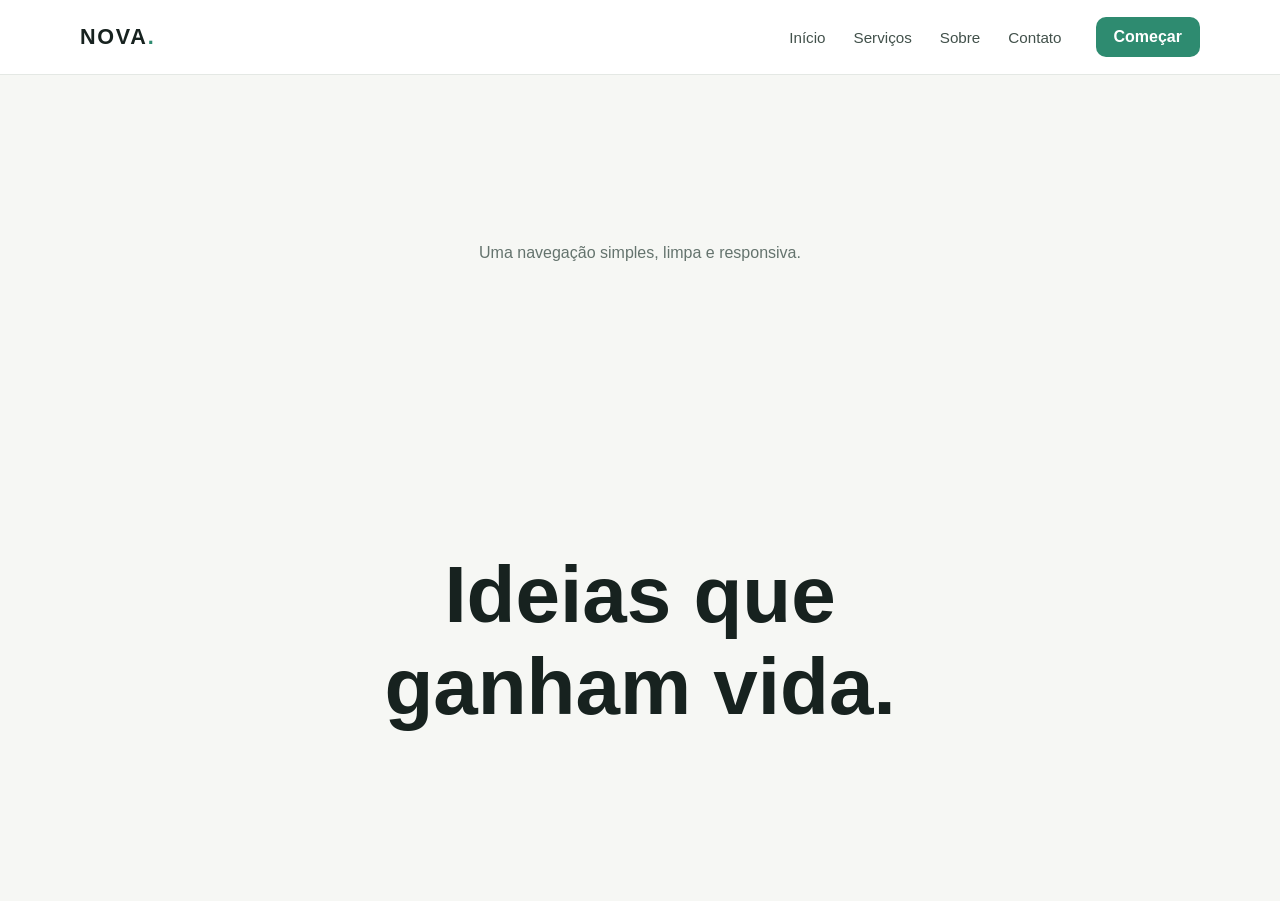
<file: 02-navbar-responsiva/index.html>
<!DOCTYPE html>
<html lang="pt-BR">
<head>
    <meta charset="UTF-8">
    <meta name="viewport" content="width=device-width, initial-scale=1.0">
    <title>Navbar Responsiva</title>
    <link rel="stylesheet" href="style.css">
</head>
<body>
<header class="site-header">
    <nav class="navbar" aria-label="Navegação principal">
        <a class="logo" href="#">NOVA<span>.</span></a>
        <input class="menu-toggle" type="checkbox" id="menu-toggle">
        <label class="hamburger" for="menu-toggle" aria-label="Abrir menu"><span></span><span></span><span></span></label>
        <div class="nav-content">
            <ul class="nav-links">
                <li><a href="#inicio">Início</a></li>
                <li><a href="#servicos">Serviços</a></li>
                <li><a href="#sobre">Sobre</a></li>
                <li><a href="#contato">Contato</a></li>
            </ul>
            <a class="cta" href="#contato">Começar</a>
        </div>
    </nav>
</header>
<main id="inicio" class="hero"><p>Uma navegação simples, limpa e responsiva.</p><h1>Ideias que ganham vida.</h1></main>
</body>
</html>
</file>
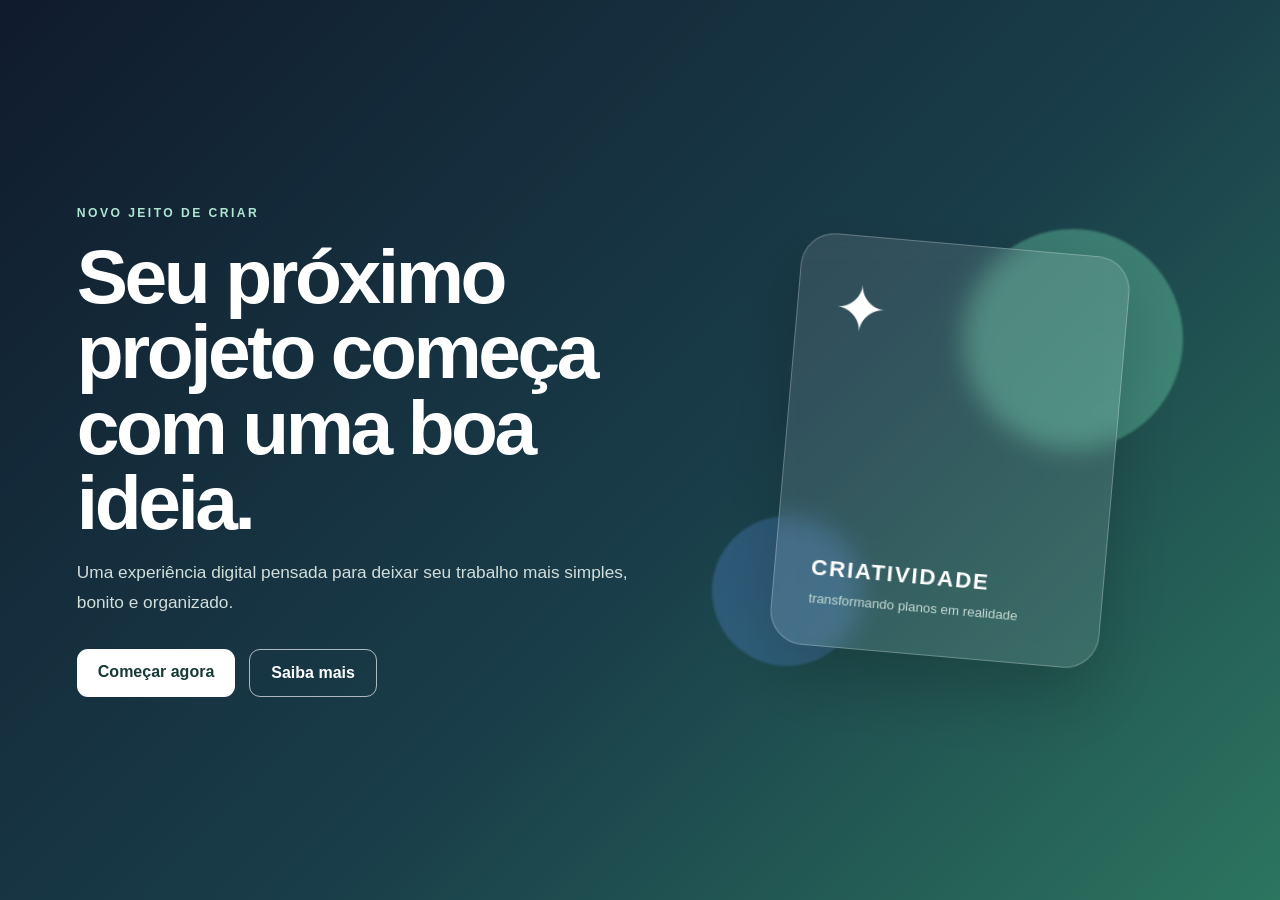
<file: 03-hero-section/index.html>
<!DOCTYPE html>
<html lang="pt-BR">
<head>
<meta charset="UTF-8"><meta name="viewport" content="width=device-width, initial-scale=1.0">
<title>Hero Section</title><link rel="stylesheet" href="style.css">
</head>
<body>
<main class="hero">
    <section class="hero-copy">
        <span class="eyebrow">NOVO JEITO DE CRIAR</span>
        <h1>Seu próximo projeto começa com uma boa ideia.</h1>
        <p>Uma experiência digital pensada para deixar seu trabalho mais simples, bonito e organizado.</p>
        <div class="hero-actions">
            <a class="btn btn-filled" href="#comece">Começar agora</a>
            <a class="btn btn-outline" href="#saiba">Saiba mais</a>
        </div>
    </section>
    <div class="hero-art" aria-label="Ilustração decorativa">
        <div class="orb orb-one"></div><div class="orb orb-two"></div>
        <div class="art-card"><span>✦</span><strong>CRIATIVIDADE</strong><small>transformando planos em realidade</small></div>
    </div>
</main>
</body>
</html>
</file>
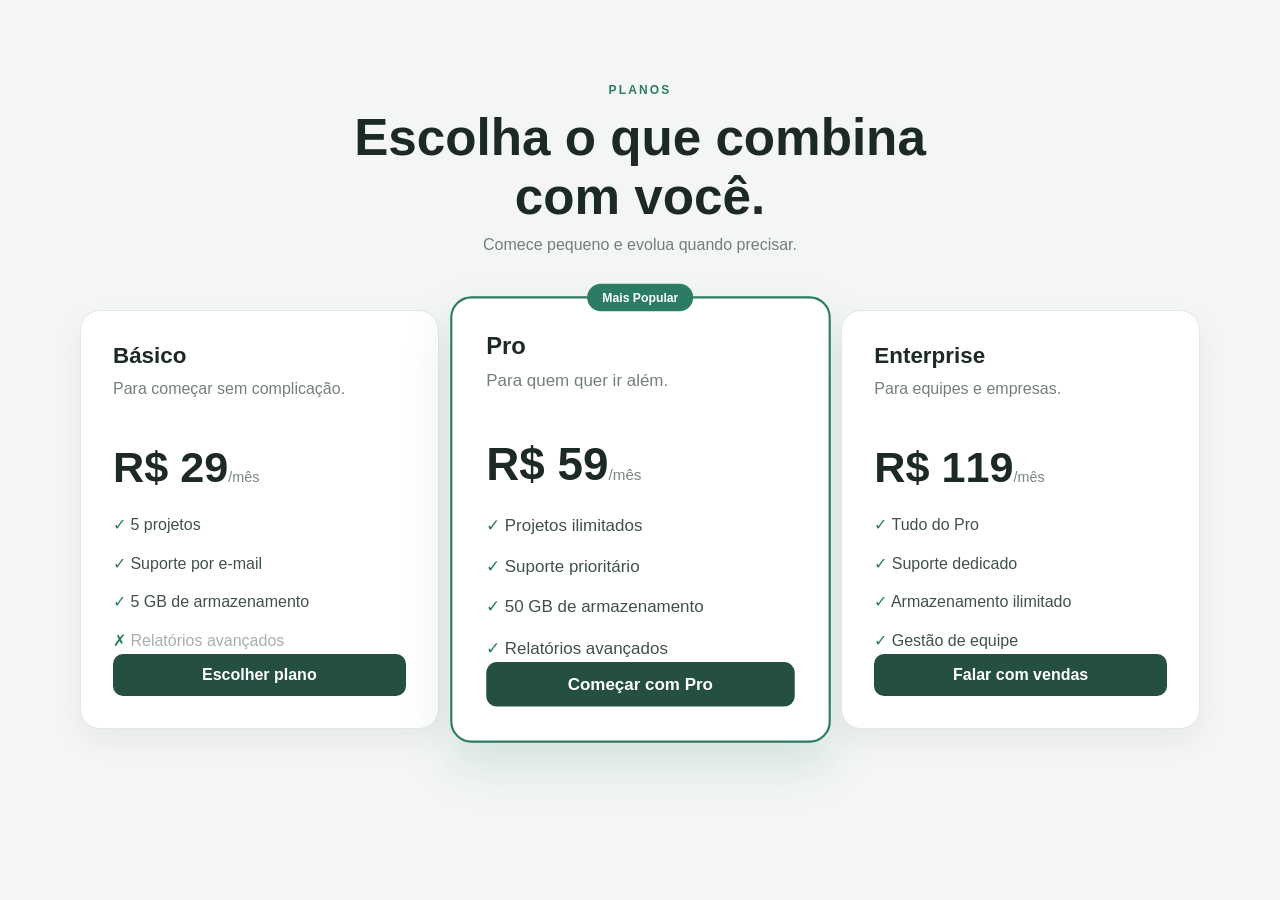
<file: 04-pricing-cards/index.html>
<!DOCTYPE html>
<html lang="pt-BR">
<head><meta charset="UTF-8"><meta name="viewport" content="width=device-width, initial-scale=1.0"><title>Pricing Cards</title><link rel="stylesheet" href="style.css"></head>
<body>
<main class="pricing">
    <header class="section-head"><span>PLANOS</span><h1>Escolha o que combina com você.</h1><p>Comece pequeno e evolua quando precisar.</p></header>
    <section class="plans">
        <article class="plan"><h2>Básico</h2><p class="desc">Para começar sem complicação.</p><p class="price">R$ 29<small>/mês</small></p><ul><li>✓ 5 projetos</li><li>✓ Suporte por e-mail</li><li>✓ 5 GB de armazenamento</li><li class="disabled">✗ Relatórios avançados</li></ul><a href="#">Escolher plano</a></article>
        <article class="plan popular"><span class="popular-badge">Mais Popular</span><h2>Pro</h2><p class="desc">Para quem quer ir além.</p><p class="price">R$ 59<small>/mês</small></p><ul><li>✓ Projetos ilimitados</li><li>✓ Suporte prioritário</li><li>✓ 50 GB de armazenamento</li><li>✓ Relatórios avançados</li></ul><a href="#">Começar com Pro</a></article>
        <article class="plan"><h2>Enterprise</h2><p class="desc">Para equipes e empresas.</p><p class="price">R$ 119<small>/mês</small></p><ul><li>✓ Tudo do Pro</li><li>✓ Suporte dedicado</li><li>✓ Armazenamento ilimitado</li><li>✓ Gestão de equipe</li></ul><a href="#">Falar com vendas</a></article>
    </section>
</main>
</body>
</html>
</file>
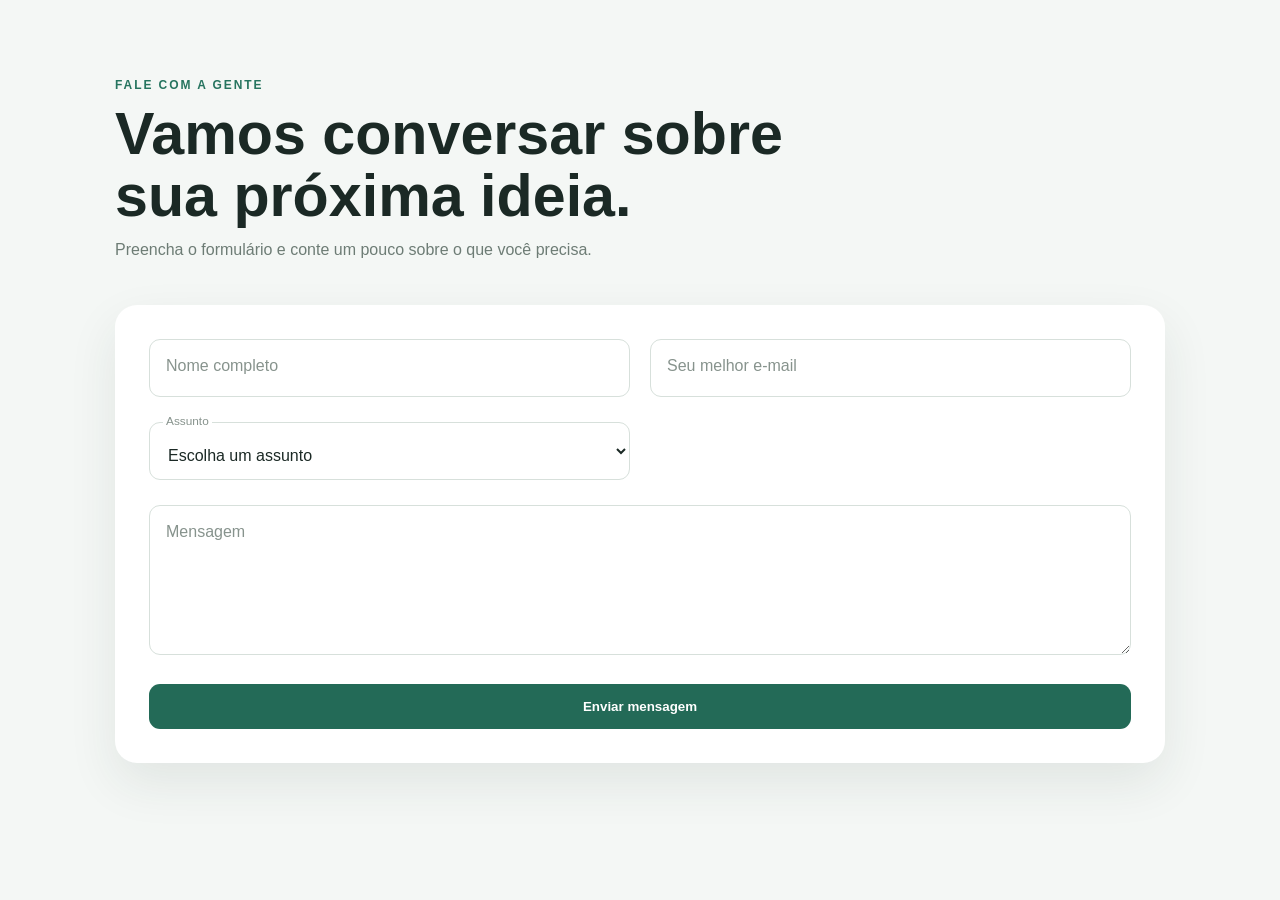
<file: 06-formulario-contato/index.html>
<!DOCTYPE html>
<html lang="pt-BR">
<head><meta charset="UTF-8"><meta name="viewport" content="width=device-width, initial-scale=1.0"><title>Formulário de Contato</title><link rel="stylesheet" href="style.css"></head>
<body>
<main class="contact-page">
<section class="intro"><span>FALE COM A GENTE</span><h1>Vamos conversar sobre sua próxima ideia.</h1><p>Preencha o formulário e conte um pouco sobre o que você precisa.</p></section>
<form class="contact-form" action="#" method="post">
<div class="field"><input id="name" name="name" type="text" placeholder=" " required><label for="name">Nome completo</label></div>
<div class="field"><input id="email" name="email" type="email" placeholder=" " required><label for="email">Seu melhor e-mail</label></div>
<div class="field"><select id="subject" name="subject" required><option value="" disabled selected>Escolha um assunto</option><option>Orçamento</option><option>Parceria</option><option>Suporte</option></select><label class="select-label" for="subject">Assunto</label></div>
<div class="field full"><textarea id="message" name="message" placeholder=" " required></textarea><label for="message">Mensagem</label></div>
<button class="submit full" type="submit">Enviar mensagem</button>
</form>
</main>
</body>
</html>
</file>
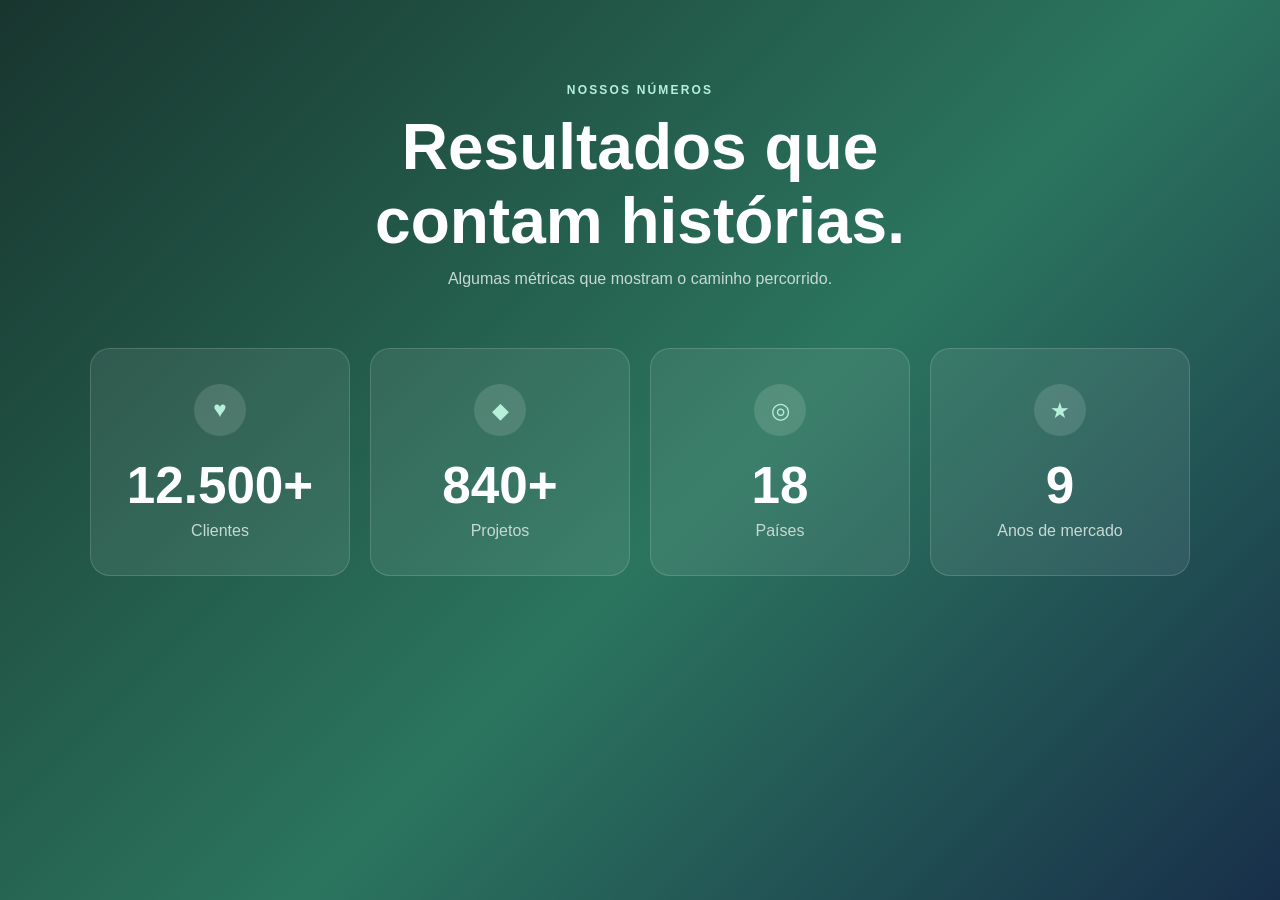
<file: 07-contadores/index.html>
<!DOCTYPE html>
<html lang="pt-BR">
<head><meta charset="UTF-8"><meta name="viewport" content="width=device-width, initial-scale=1.0"><title>Contadores Animados</title><link rel="stylesheet" href="style.css"></head>
<body>
<main class="metrics">
<header><span>NOSSOS NÚMEROS</span><h1>Resultados que contam histórias.</h1><p>Algumas métricas que mostram o caminho percorrido.</p></header>
<section class="stats">
<article class="stat"><div class="icon">♥</div><strong>12.500+</strong><span>Clientes</span></article>
<article class="stat"><div class="icon">◆</div><strong>840+</strong><span>Projetos</span></article>
<article class="stat"><div class="icon">◎</div><strong>18</strong><span>Países</span></article>
<article class="stat"><div class="icon">★</div><strong>9</strong><span>Anos de mercado</span></article>
</section>
</main>
</body>
</html>
</file>
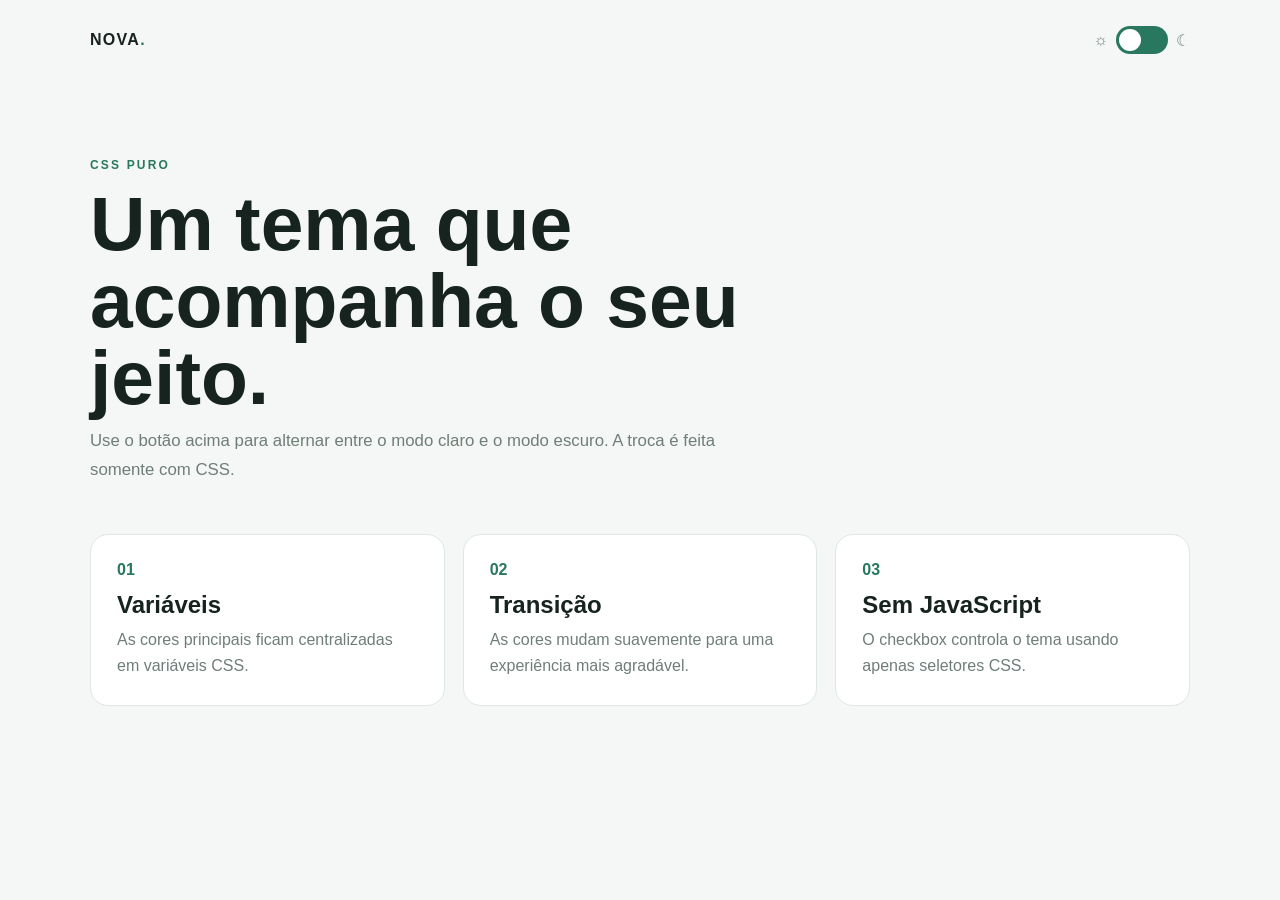
<file: 09-dark-mode/index.html>
<!DOCTYPE html>
<html lang="pt-BR">
<head><meta charset="UTF-8"><meta name="viewport" content="width=device-width, initial-scale=1.0"><title>Dark Mode CSS</title><link rel="stylesheet" href="style.css"></head>
<body>
<input class="theme-toggle" type="checkbox" id="theme-toggle">
<div class="page">
<header class="topbar"><a class="logo" href="#">NOVA<span>.</span></a><label class="switch" for="theme-toggle" aria-label="Alternar tema"><span class="sun">☼</span><span class="track"><span class="thumb"></span></span><span class="moon">☾</span></label></header>
<main class="content">
<span class="eyebrow">CSS PURO</span><h1>Um tema que acompanha o seu jeito.</h1>
<p>Use o botão acima para alternar entre o modo claro e o modo escuro. A troca é feita somente com CSS.</p>
<div class="cards"><article><strong>01</strong><h2>Variáveis</h2><p>As cores principais ficam centralizadas em variáveis CSS.</p></article><article><strong>02</strong><h2>Transição</h2><p>As cores mudam suavemente para uma experiência mais agradável.</p></article><article><strong>03</strong><h2>Sem JavaScript</h2><p>O checkbox controla o tema usando apenas seletores CSS.</p></article></div>
</main>
</div>
</body>
</html>
</file>
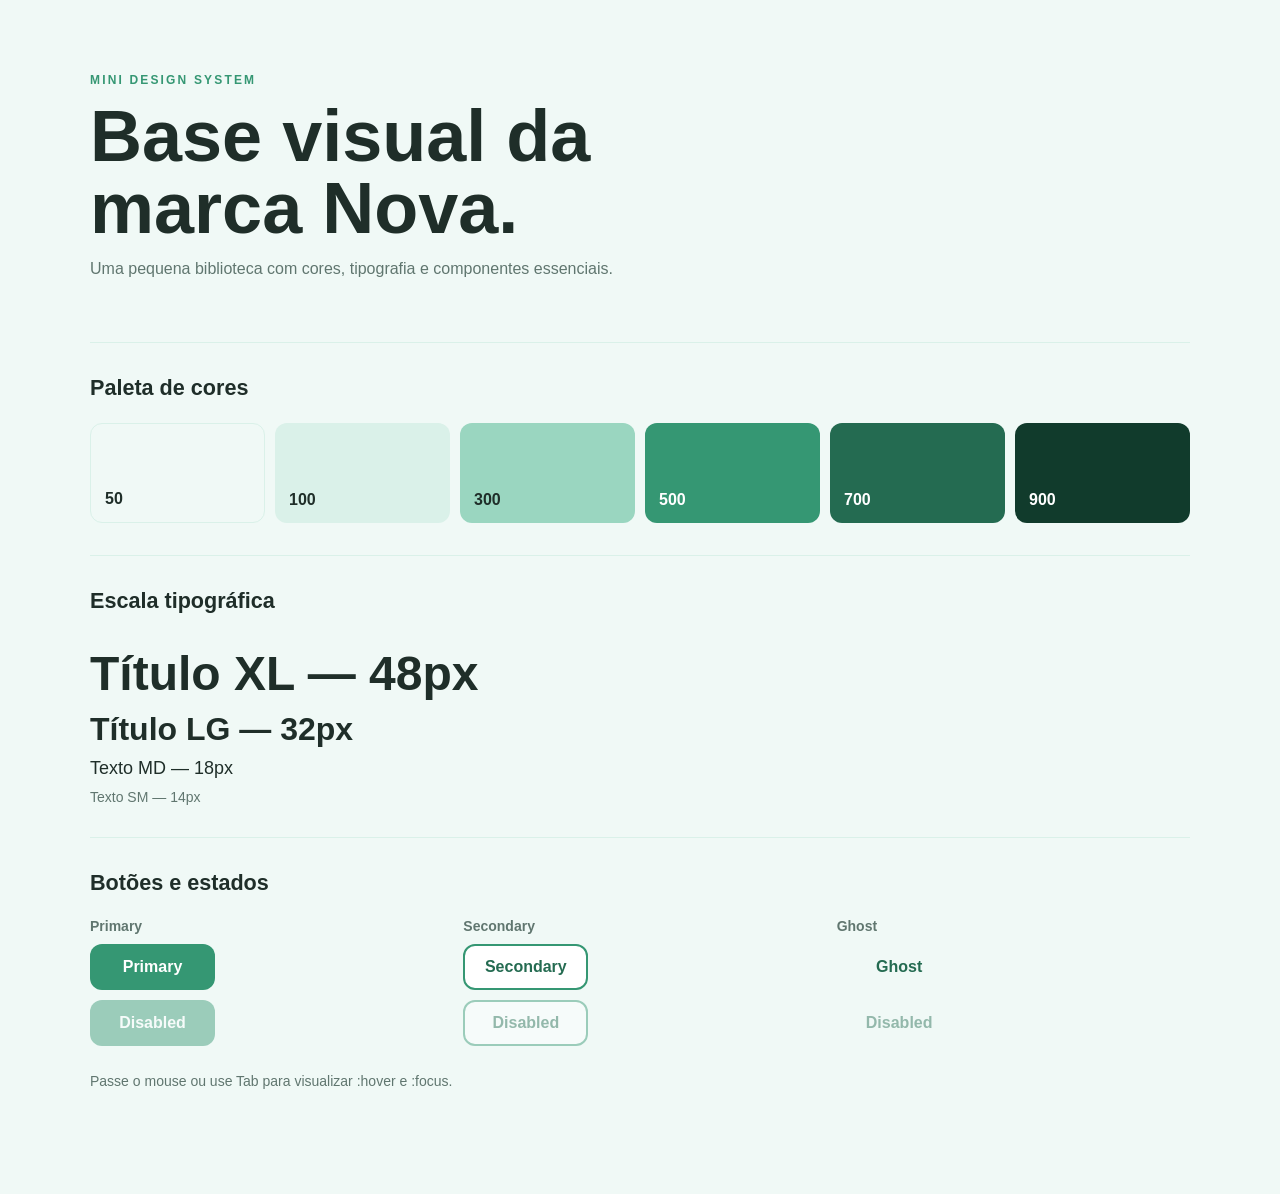
<file: 10-design-system/index.html>
<!DOCTYPE html>
<html lang="pt-BR">
<head><meta charset="UTF-8"><meta name="viewport" content="width=device-width, initial-scale=1.0"><title>Mini Design System</title><link rel="stylesheet" href="style.css"></head>
<body>
<main class="design-system">
<header class="intro"><span>MINI DESIGN SYSTEM</span><h1>Base visual da marca Nova.</h1><p>Uma pequena biblioteca com cores, tipografia e componentes essenciais.</p></header>
<section class="section"><h2>Paleta de cores</h2><div class="swatches"><div class="swatch c50">50</div><div class="swatch c100">100</div><div class="swatch c300">300</div><div class="swatch c500">500</div><div class="swatch c700">700</div><div class="swatch c900">900</div></div></section>
<section class="section typography"><h2>Escala tipográfica</h2><p class="text-xl">Título XL — 48px</p><p class="text-lg">Título LG — 32px</p><p class="text-md">Texto MD — 18px</p><p class="text-sm">Texto SM — 14px</p></section>
<section class="section buttons"><h2>Botões e estados</h2><div class="button-grid"><div><span>Primary</span><button class="btn primary">Primary</button><button class="btn primary" disabled>Disabled</button></div><div><span>Secondary</span><button class="btn secondary">Secondary</button><button class="btn secondary" disabled>Disabled</button></div><div><span>Ghost</span><button class="btn ghost">Ghost</button><button class="btn ghost" disabled>Disabled</button></div></div><p class="hint">Passe o mouse ou use Tab para visualizar :hover e :focus.</p></section>
</main>
</body>
</html>
</file>
<file: 02-navbar-responsiva/style.css>
* { box-sizing: border-box; margin: 0; padding: 0; }
html { scroll-behavior: smooth; }
body { font-family: Arial, sans-serif; color: #17221f; background: #f6f7f4; }
.site-header { position: sticky; top: 0; z-index: 10; background: rgba(255,255,255,.94); border-bottom: 1px solid #e4e8e4; }
.navbar { width: min(1120px, 92%); min-height: 74px; margin: auto; display: flex; align-items: center; justify-content: space-between; gap: 28px; }
.logo { color: #17221f; text-decoration: none; font-weight: 900; font-size: 1.35rem; letter-spacing: .08em; }
.logo span { color: #2e8b70; }
.nav-content { display: flex; align-items: center; gap: 34px; }
.nav-links { display: flex; list-style: none; gap: 28px; }
.nav-links a { position: relative; display: inline-block; padding: 8px 0; color: #42514b; text-decoration: none; font-size: .95rem; }
.nav-links a::after { content: ""; position: absolute; left: 0; bottom: 2px; width: 100%; height: 2px; background: #2e8b70; transform: scaleX(0); transform-origin: right; transition: transform .25s ease; }
.nav-links a:hover::after { transform: scaleX(1); transform-origin: left; }
.cta { text-decoration: none; color: white; background: #2e8b70; padding: 11px 18px; border-radius: 10px; font-weight: 700; }
.menu-toggle, .hamburger { display: none; }
.hero { min-height: calc(100vh - 74px); display: grid; place-items: center; text-align: center; padding: 30px; }
.hero h1 { max-width: 700px; margin-top: 10px; font-size: clamp(2.4rem, 7vw, 5rem); }
.hero p { color: #64736d; }
@media (max-width: 720px) {
    .hamburger { display: flex; flex-direction: column; gap: 5px; cursor: pointer; padding: 8px; }
    .hamburger span { width: 25px; height: 2px; background: #17221f; transition: transform .25s ease, opacity .25s ease; }
    .nav-content { position: absolute; top: 74px; left: 0; width: 100%; background: #fff; flex-direction: column; align-items: stretch; gap: 0; max-height: 0; overflow: hidden; opacity: 0; transition: max-height .35s ease, opacity .25s ease; border-bottom: 1px solid transparent; }
    .nav-links { flex-direction: column; gap: 0; padding: 12px 6%; }
    .nav-links a { width: 100%; padding: 14px 0; }
    .cta { margin: 0 6% 18px; text-align: center; }
    .menu-toggle:checked ~ .nav-content { max-height: 360px; opacity: 1; border-bottom-color: #e4e8e4; }
    .menu-toggle:checked + .hamburger span:nth-child(1) { transform: translateY(7px) rotate(45deg); }
    .menu-toggle:checked + .hamburger span:nth-child(2) { opacity: 0; }
    .menu-toggle:checked + .hamburger span:nth-child(3) { transform: translateY(-7px) rotate(-45deg); }
}
</file>
<file: 03-hero-section/style.css>
* { box-sizing: border-box; margin: 0; padding: 0; }
body { font-family: Arial, sans-serif; color: #fff; background: #101b2d; }
.hero { min-height: 100vh; display: grid; grid-template-columns: 1.05fr .95fr; align-items: center; gap: 60px; padding: 70px max(6vw, 28px); background: linear-gradient(135deg, #101b2d 0%, #193d49 55%, #2c755f 100%); overflow: hidden; }
.hero-copy { max-width: 680px; }
.eyebrow { font-size: .76rem; letter-spacing: .2em; font-weight: 700; color: #aee6d1; }
h1 { margin: 18px 0; font-size: clamp(2.6rem, 6vw, 5.4rem); line-height: .98; letter-spacing: -.045em; }
.hero-copy p { max-width: 580px; color: #d1dedb; font-size: 1.08rem; line-height: 1.7; }
.hero-actions { display: flex; gap: 14px; flex-wrap: wrap; margin-top: 32px; }
.btn { text-decoration: none; padding: 14px 21px; border-radius: 11px; font-weight: 700; transition: transform .25s ease, background .25s ease, color .25s ease; }
.btn:hover { transform: translateY(-3px); }
.btn-filled { background: #fff; color: #173a36; }
.btn-outline { color: #fff; border: 1px solid rgba(255,255,255,.65); }
.btn-outline:hover { background: rgba(255,255,255,.12); }
.hero-art { position: relative; min-height: 480px; display: grid; place-items: center; }
.art-card { position: relative; z-index: 2; width: min(330px, 80%); aspect-ratio: 4 / 5; padding: 36px; display: flex; flex-direction: column; justify-content: flex-end; border: 1px solid rgba(255,255,255,.25); border-radius: 34px; background: rgba(255,255,255,.10); backdrop-filter: blur(12px); transform: rotate(5deg); box-shadow: 0 30px 70px rgba(0,0,0,.2); }
.art-card span { font-size: 4rem; margin-bottom: auto; }
.art-card strong { font-size: 1.4rem; letter-spacing: .08em; }
.art-card small { margin-top: 8px; color: #c6d9d4; line-height: 1.5; }
.orb { position: absolute; border-radius: 50%; filter: blur(1px); }
.orb-one { width: 220px; height: 220px; background: rgba(120,230,187,.35); top: 4%; right: 4%; }
.orb-two { width: 150px; height: 150px; background: rgba(100,160,255,.25); bottom: 5%; left: 3%; }
@media (max-width: 800px) { .hero { grid-template-columns: 1fr; text-align: center; padding-top: 55px; } .hero-copy { margin: auto; } .hero-actions { justify-content: center; } .hero-art { min-height: 390px; } }
</file>
<file: 04-pricing-cards/style.css>
* { box-sizing: border-box; margin: 0; padding: 0; }
body { font-family: Arial, sans-serif; background: #f4f6f5; color: #1c2925; }
.pricing { width: min(1120px, 92%); margin: auto; padding: 80px 0; }
.section-head { text-align: center; max-width: 650px; margin: 0 auto 55px; }
.section-head span { color: #2b7b65; font-size: .75rem; font-weight: 800; letter-spacing: .18em; }
.section-head h1 { margin: 10px 0; font-size: clamp(2rem, 4vw, 3.3rem); }
.section-head p { color: #718078; }
.plans { display: grid; grid-template-columns: repeat(3, 1fr); gap: 22px; align-items: center; }
.plan { position: relative; padding: 32px; background: #fff; border: 1px solid #e1e7e4; border-radius: 20px; box-shadow: 0 12px 28px rgba(22,35,30,.06); }
.plan h2 { font-size: 1.4rem; }
.desc { min-height: 44px; margin-top: 8px; color: #738078; line-height: 1.5; }
.price { margin: 22px 0; font-size: 2.7rem; font-weight: 800; }
.price small { font-size: .9rem; color: #7a8681; font-weight: 400; }
.plan ul { list-style: none; display: grid; gap: 14px; color: #40514a; line-height: 1.4; min-height: 140px; }
.plan li::first-letter { color: #2b7b65; }
.plan .disabled { color: #a6afab; }
.plan > a { display: block; text-align: center; padding: 12px; border-radius: 10px; text-decoration: none; color: #fff; background: #254f43; font-weight: 700; }
.popular { transform: scale(1.06); border: 2px solid #2b7b65; box-shadow: 0 22px 45px rgba(43,123,101,.16); }
.popular-badge { position: absolute; top: -14px; left: 50%; transform: translateX(-50%); background: #2b7b65; color: #fff; padding: 7px 14px; border-radius: 999px; font-size: .72rem; font-weight: 800; white-space: nowrap; }
@media (max-width: 850px) { .plans { grid-template-columns: 1fr; max-width: 520px; margin: auto; } .popular { transform: scale(1); } }
</file>
<file: 06-formulario-contato/style.css>
* { box-sizing: border-box; margin: 0; padding: 0; }
body { font-family: Arial, sans-serif; min-height: 100vh; color: #1b2925; background: #f4f7f5; }
.contact-page { width: min(1050px, 92%); margin: auto; padding: 75px 0; }
.intro { max-width: 680px; margin-bottom: 42px; }
.intro span { color: #26745f; font-size: .75rem; font-weight: 800; letter-spacing: .16em; }
.intro h1 { margin: 10px 0; font-size: clamp(2rem, 5vw, 3.7rem); line-height: 1.05; }
.intro p { color: #6d7c75; line-height: 1.6; }
.contact-form { display: grid; grid-template-columns: repeat(2, 1fr); gap: 25px 20px; padding: 34px; border-radius: 22px; background: #fff; box-shadow: 0 20px 50px rgba(30,50,42,.09); }
.field { position: relative; }
.field input, .field textarea, .field select { width: 100%; border: 1px solid #d7e0db; border-radius: 11px; padding: 18px 14px 8px; font: inherit; color: #1b2925; background: #fff; outline: none; transition: border-color .25s ease, box-shadow .25s ease; }
.field input { height: 58px; }
.field textarea { min-height: 150px; resize: vertical; }
.field select { height: 58px; padding-top: 18px; }
.field label { position: absolute; left: 14px; top: 18px; color: #87938d; pointer-events: none; transition: transform .2s ease, font-size .2s ease, color .2s ease, top .2s ease; background: #fff; padding: 0 3px; }
.field input:focus, .field textarea:focus, .field select:focus { border-color: #2b8a6e; box-shadow: 0 0 0 4px rgba(43,138,110,.10); }
.field input:focus + label, .field input:not(:placeholder-shown) + label, .field textarea:focus + label, .field textarea:not(:placeholder-shown) + label { top: -8px; font-size: .74rem; color: #2b8a6e; }
.field input:invalid:not(:placeholder-shown), .field textarea:invalid:not(:placeholder-shown) { border-color: #d45d5d; }
.field input:valid:not(:placeholder-shown), .field textarea:valid:not(:placeholder-shown) { border-color: #54a886; }
.select-label { top: -8px !important; font-size: .74rem; }
.full { grid-column: 1 / -1; }
.submit { border: 0; padding: 15px; border-radius: 11px; color: #fff; background: #236a57; font-weight: 700; cursor: pointer; transition: transform .2s ease, box-shadow .2s ease; }
.submit:hover { transform: translateY(-2px); box-shadow: 0 10px 20px rgba(35,106,87,.2); }
@media (max-width: 700px) { .contact-form { grid-template-columns: 1fr; padding: 24px; } .full { grid-column: auto; } }
</file>
<file: 07-contadores/style.css>
* { box-sizing: border-box; margin: 0; padding: 0; }
body { font-family: Arial, sans-serif; color: #fff; background: #172e29; }
.metrics { min-height: 100vh; padding: 80px 5%; background: linear-gradient(135deg, #18352e, #2b755e 55%, #182f4a); }
.metrics > header { max-width: 720px; margin: 0 auto 60px; text-align: center; }
.metrics header span { color: #b6f0db; font-size: .75rem; font-weight: 800; letter-spacing: .18em; }
.metrics h1 { margin: 12px 0; font-size: clamp(2rem, 5vw, 4rem); }
.metrics header p { color: #c7d9d4; }
.stats { width: min(1100px, 100%); margin: auto; display: grid; grid-template-columns: repeat(4, 1fr); gap: 20px; }
.stat { text-align: center; padding: 35px 20px; border: 1px solid rgba(255,255,255,.15); border-radius: 20px; background: rgba(255,255,255,.08); animation: rise .8s ease both; }
.stat:nth-child(2) { animation-delay: .12s; } .stat:nth-child(3) { animation-delay: .24s; } .stat:nth-child(4) { animation-delay: .36s; }
.icon { width: 52px; height: 52px; display: grid; place-items: center; margin: 0 auto 20px; border-radius: 50%; background: rgba(255,255,255,.13); color: #b6f0db; font-size: 1.4rem; }
.stat strong { display: block; font-size: clamp(2rem, 4vw, 3.2rem); animation: countIn 1.2s ease both; }
.stat span { display: block; margin-top: 7px; color: #c7d9d4; }
@keyframes rise { from { opacity: 0; transform: translateY(25px); } to { opacity: 1; transform: translateY(0); } }
@keyframes countIn { from { opacity: 0; transform: scale(.7); } to { opacity: 1; transform: scale(1); } }
@media (max-width: 800px) { .stats { grid-template-columns: repeat(2, 1fr); } }
@media (max-width: 480px) { .stats { grid-template-columns: 1fr; } }
</file>
<file: 09-dark-mode/style.css>
:root { --bg: #f4f7f5; --surface: #ffffff; --text: #17231f; --muted: #6f7e77; --accent: #28785f; --border: #dfe7e3; }
* { box-sizing: border-box; margin: 0; padding: 0; }
body { font-family: Arial, sans-serif; background: var(--bg); color: var(--text); transition: background .45s ease, color .45s ease; }
.theme-toggle { position: absolute; opacity: 0; pointer-events: none; }
.page { min-height: 100vh; background: var(--bg); transition: background .45s ease; }
.topbar { width: min(1100px, 92%); height: 80px; margin: auto; display: flex; align-items: center; justify-content: space-between; }
.logo { color: var(--text); text-decoration: none; font-weight: 900; letter-spacing: .08em; }
.logo span { color: var(--accent); }
.switch { display: flex; align-items: center; gap: 8px; cursor: pointer; color: var(--muted); }
.track { position: relative; width: 52px; height: 28px; padding: 3px; border-radius: 99px; background: var(--accent); }
.thumb { display: block; width: 22px; height: 22px; border-radius: 50%; background: #fff; transition: transform .3s ease; }
.theme-toggle:checked ~ .page { --bg: #101614; --surface: #18211e; --text: #edf6f1; --muted: #9bada5; --accent: #79c8a9; --border: #2b3934; }
.theme-toggle:checked ~ .page .thumb { transform: translateX(24px); }
.content { width: min(1100px, 92%); margin: auto; padding: 75px 0; }
.eyebrow { color: var(--accent); font-size: .75rem; font-weight: 800; letter-spacing: .18em; }
h1 { max-width: 800px; margin: 12px 0; font-size: clamp(2.4rem, 6vw, 5rem); line-height: 1; }
.content > p { max-width: 650px; color: var(--muted); line-height: 1.7; font-size: 1.05rem; }
.cards { display: grid; grid-template-columns: repeat(3, 1fr); gap: 18px; margin-top: 50px; }
.cards article { padding: 26px; border: 1px solid var(--border); border-radius: 18px; background: var(--surface); transition: background .45s ease, border-color .45s ease, color .45s ease; }
.cards strong { color: var(--accent); }
.cards h2 { margin: 12px 0 8px; }
.cards p { color: var(--muted); line-height: 1.6; }
@media (max-width: 720px) { .cards { grid-template-columns: 1fr; } }
</file>
<file: 10-design-system/style.css>
:root {
--brand-50: hsl(158 45% 96%); --brand-100: hsl(158 45% 90%); --brand-300: hsl(158 42% 72%);
--brand-500: hsl(158 48% 40%); --brand-700: hsl(158 50% 28%); --brand-900: hsl(158 55% 15%);
--text: hsl(160 20% 15%); --muted: hsl(160 10% 42%); --radius: 12px;
--text-sm: 14px; --text-md: 18px; --text-lg: 32px; --text-xl: 48px;
}
* { box-sizing: border-box; margin: 0; padding: 0; }
body { font-family: Arial, sans-serif; color: var(--text); background: var(--brand-50); }
.design-system { width: min(1100px, 92%); margin: auto; padding: 70px 0; }
.intro { max-width: 700px; margin-bottom: 60px; }
.intro > span { color: var(--brand-500); font-size: .75rem; font-weight: 800; letter-spacing: .18em; }
.intro h1 { margin: 12px 0; font-size: clamp(2.4rem, 6vw, 4.5rem); line-height: 1; }
.intro p, .hint { color: var(--muted); line-height: 1.6; }
.section { padding: 32px 0; border-top: 1px solid var(--brand-100); }
.section h2 { margin-bottom: 22px; font-size: 1.35rem; }
.swatches { display: grid; grid-template-columns: repeat(6, 1fr); gap: 10px; }
.swatch { min-height: 100px; padding: 14px; display: flex; align-items: flex-end; border-radius: 12px; font-weight: 700; }
.c50 { background: var(--brand-50); border: 1px solid var(--brand-100); }.c100 { background: var(--brand-100); }.c300 { background: var(--brand-300); }.c500 { background: var(--brand-500); color: white; }.c700 { background: var(--brand-700); color: white; }.c900 { background: var(--brand-900); color: white; }
.typography { display: grid; gap: 10px; }.text-xl { font-size: var(--text-xl); font-weight: 800; }.text-lg { font-size: var(--text-lg); font-weight: 700; }.text-md { font-size: var(--text-md); }.text-sm { font-size: var(--text-sm); color: var(--muted); }
.button-grid { display: grid; grid-template-columns: repeat(3, 1fr); gap: 20px; }
.button-grid > div { display: flex; flex-direction: column; align-items: flex-start; gap: 10px; }
.button-grid span { color: var(--muted); font-size: var(--text-sm); font-weight: 700; }
.btn { min-width: 125px; border: 2px solid transparent; border-radius: var(--radius); padding: 12px 18px; font: inherit; font-weight: 700; cursor: pointer; transition: transform .2s ease, background .2s ease, color .2s ease, box-shadow .2s ease, border-color .2s ease; }
.btn:hover:not(:disabled) { transform: translateY(-2px); }
.btn:focus-visible { outline: 3px solid var(--brand-300); outline-offset: 3px; }
.btn:disabled { opacity: .45; cursor: not-allowed; }
.primary { background: var(--brand-500); color: #fff; }.primary:hover:not(:disabled) { background: var(--brand-700); box-shadow: 0 8px 18px hsl(158 48% 40% / .25); }
.secondary { background: #fff; color: var(--brand-700); border-color: var(--brand-500); }.secondary:hover:not(:disabled) { background: var(--brand-100); }
.ghost { background: transparent; color: var(--brand-700); }.ghost:hover:not(:disabled) { background: var(--brand-100); }
.hint { margin-top: 24px; font-size: var(--text-sm); }
@media (max-width: 720px) { .swatches { grid-template-columns: repeat(3, 1fr); }.button-grid { grid-template-columns: 1fr; }.text-xl { font-size: 38px; } }
</file>
